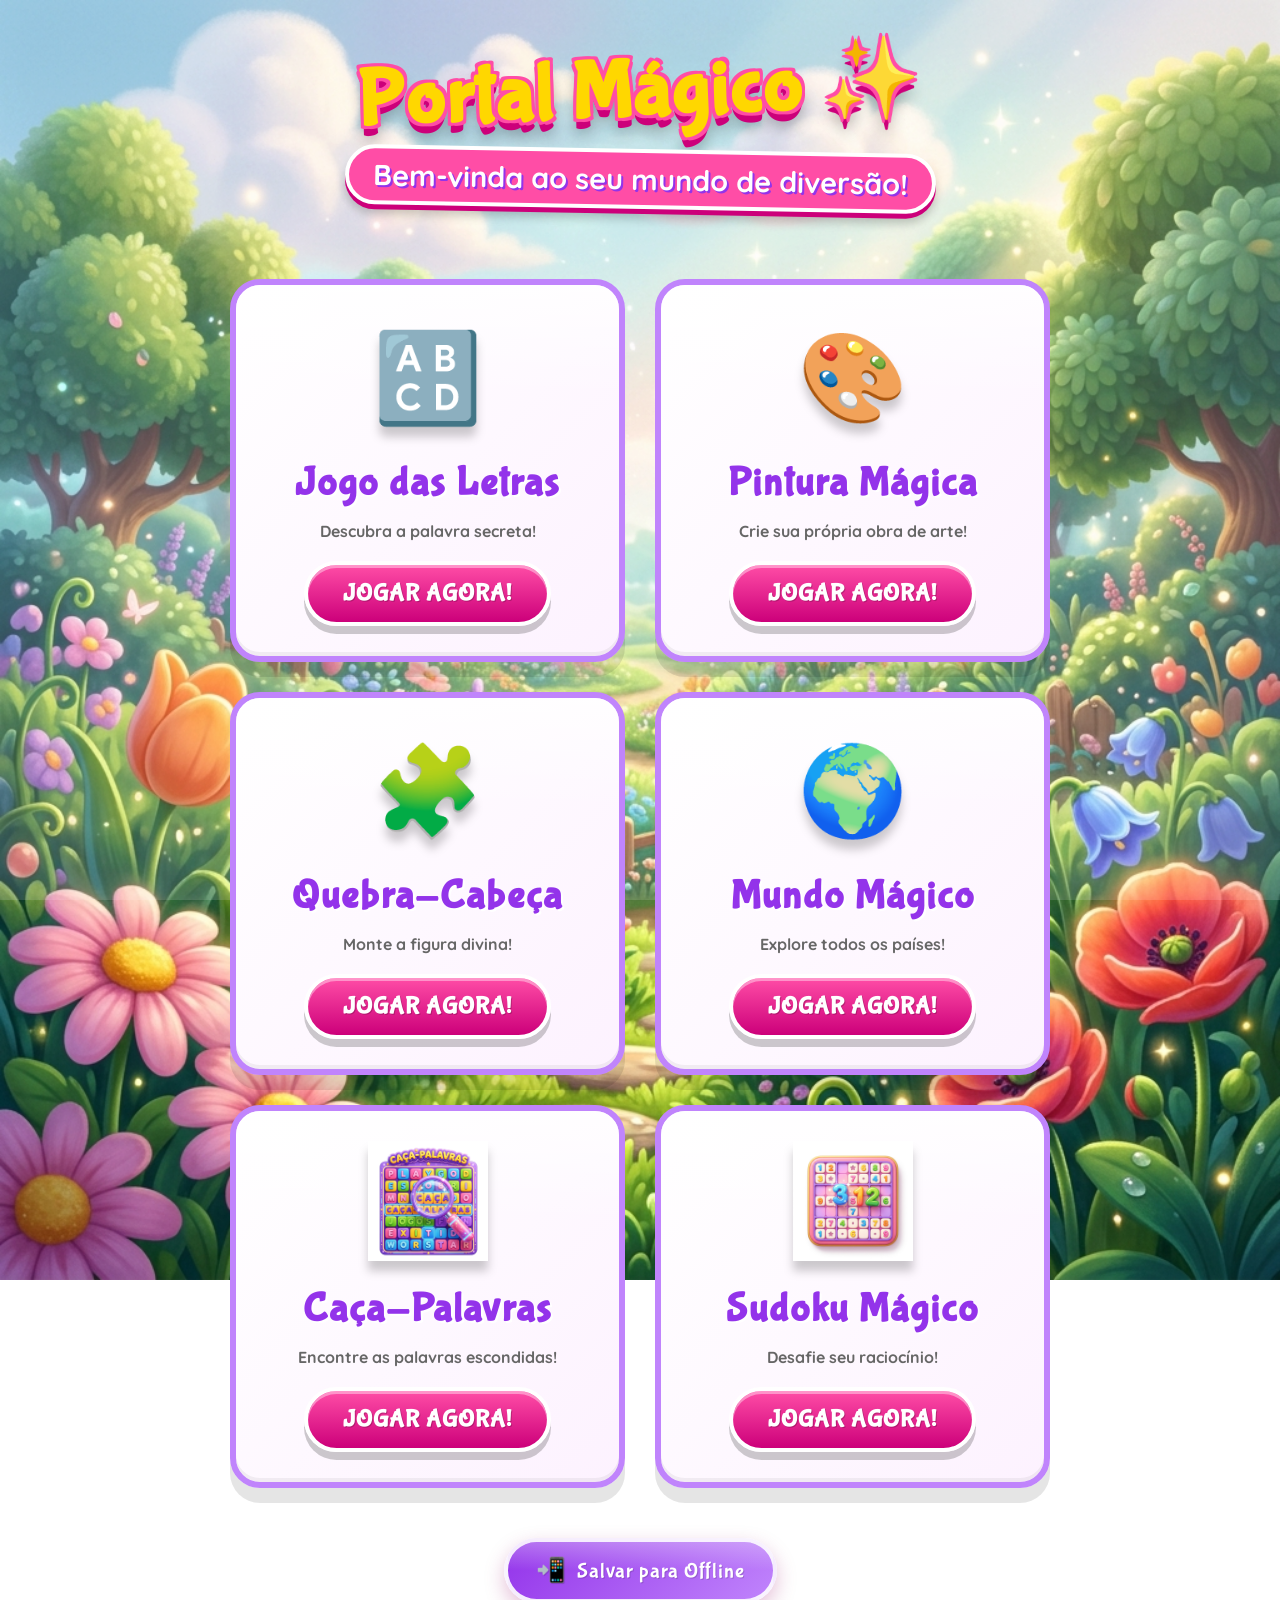
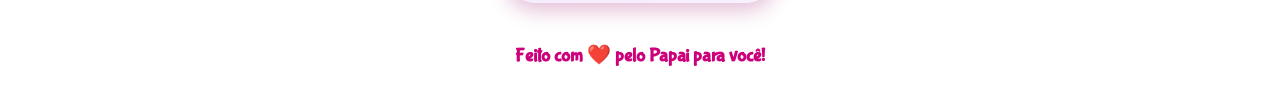
<file: index.html>
<!DOCTYPE html>
<html lang="pt-br">

<head>
    <meta charset="UTF-8">
    <meta name="viewport" content="width=device-width, initial-scale=1.0">
    <title>Portal de Jogos Mágicos 🌈</title>
    <meta name="description" content="Um portal de jogos educativos e divertidos para crianças.">
    <link rel="stylesheet" href="style.css?v=6">
    <link rel="icon"
        href="data:image/svg+xml,<svg xmlns=%22http://www.w3.org/2000/svg%22 viewBox=%220 0 100 100%22><text y=%22.9em%22 font-size=%2290%22>🌈</text></svg>">
    <link rel="manifest" href="manifest.json">
    <meta name="theme-color" content="#ff4d94">
    <style>
        /* ── Offline Button ── */
        .offline-wrapper {
            margin-top: 30px;
            display: flex;
            flex-direction: column;
            align-items: center;
            gap: 10px;
        }

        .offline-btn {
            display: inline-flex;
            align-items: center;
            gap: 10px;
            padding: 14px 28px;
            border-radius: 50px;
            border: 4px solid rgba(255,255,255,0.9);
            font-family: 'Bubblegum Sans', cursive;
            font-size: 1.3rem;
            letter-spacing: 1px;
            cursor: pointer;
            transition: all 0.2s cubic-bezier(0.175, 0.885, 0.32, 1.275);
            box-shadow: 0 8px 20px rgba(150, 0, 100, 0.25);
            text-shadow: 1px 1px 0 rgba(0,0,0,0.15);
            position: relative;
            overflow: hidden;
        }

        .offline-btn::before {
            content: '';
            position: absolute;
            inset: 0;
            background: linear-gradient(to bottom, rgba(255,255,255,0.3) 0%, rgba(255,255,255,0) 50%);
            pointer-events: none;
        }

        /* State: not cached */
        .offline-btn.state-online {
            background: linear-gradient(135deg, #9333EA, #C084FC);
            color: white;
        }

        /* State: downloading */
        .offline-btn.state-downloading {
            background: linear-gradient(135deg, #FFD700, #FFA500);
            color: #7C3AED;
            pointer-events: none;
        }

        /* State: cached / offline ready */
        .offline-btn.state-offline {
            background: linear-gradient(135deg, #22C55E, #86EFAC);
            color: white;
        }

        .offline-btn:hover:not(.state-downloading) {
            transform: translateY(-3px) scale(1.03);
            box-shadow: 0 12px 25px rgba(150, 0, 100, 0.35);
        }

        .offline-btn:active:not(.state-downloading) {
            transform: translateY(2px) scale(0.98);
            box-shadow: 0 4px 10px rgba(150, 0, 100, 0.25);
        }

        .offline-icon {
            font-size: 1.5rem;
            display: inline-block;
        }

        .offline-btn.state-downloading .offline-icon {
            animation: spin 1.5s linear infinite;
        }

        @keyframes spin {
            from { transform: rotate(0deg); }
            to { transform: rotate(360deg); }
        }

        .offline-status {
            font-family: 'Bubblegum Sans', cursive;
            font-size: 1rem;
            color: #9333EA;
            background: rgba(255,255,255,0.7);
            backdrop-filter: blur(5px);
            padding: 6px 18px;
            border-radius: 20px;
            border: 2px solid rgba(255,255,255,0.9);
            display: none;
        }

        .offline-status.visible {
            display: inline-block;
            animation: fadeIn 0.4s ease-out;
        }

        /* Network indicator */
        .network-badge {
            position: fixed;
            top: 18px;
            right: 18px;
            padding: 8px 16px;
            border-radius: 30px;
            font-family: 'Bubblegum Sans', cursive;
            font-size: 0.95rem;
            z-index: 200;
            transition: all 0.3s;
            border: 3px solid rgba(255,255,255,0.8);
            box-shadow: 0 4px 12px rgba(0,0,0,0.1);
            display: none;
        }

        .network-badge.online {
            background: linear-gradient(135deg, #22C55E, #86EFAC);
            color: white;
        }

        .network-badge.offline {
            background: linear-gradient(135deg, #FF4DA6, #CC007A);
            color: white;
            display: inline-flex;
            align-items: center;
            gap: 6px;
            animation: pulse 2s infinite;
        }

        @keyframes pulse {
            0%, 100% { box-shadow: 0 4px 12px rgba(255, 77, 166, 0.3); }
            50% { box-shadow: 0 4px 20px rgba(255, 77, 166, 0.6); }
        }

        @media (max-width: 450px) {
            .offline-btn { font-size: 1rem; padding: 10px 20px; }
            .network-badge { font-size: 0.8rem; padding: 6px 12px; top: 10px; right: 10px; }
        }
    </style>
</head>

<body>
    <!-- Network status badge -->
    <div id="networkBadge" class="network-badge">
        <span>📡</span> <span id="networkText">Online</span>
    </div>

    <div class="portal-container">
        <header>
            <h1 class="logo">Portal Mágico ✨</h1>
            <p class="subtitle">Bem-vinda ao seu mundo de diversão!</p>
        </header>

        <main class="games-grid">
            <!-- Jogo da Forca -->
            <a href="forca.html" class="game-card" id="game-forca">
                <div class="game-icon">🔠</div>
                <h2>Jogo das Letras</h2>
                <p style="margin-bottom: 20px; color: #666;">Descubra a palavra secreta!</p>
                <div class="play-btn">Jogar Agora!</div>
            </a>

            <!-- Pintura Mágica -->
            <a href="pintura.html" class="game-card" id="game-pintura">
                <div class="game-icon">🎨</div>
                <h2>Pintura Mágica</h2>
                <p style="margin-bottom: 20px; color: #666;">Crie sua própria obra de arte!</p>
                <div class="play-btn">Jogar Agora!</div>
            </a>

            <!-- Quebra-Cabeça -->
            <a href="puzzle.html" class="game-card" id="game-puzzle">
                <div class="game-icon">🧩</div>
                <h2>Quebra-Cabeça</h2>
                <p style="margin-bottom: 20px; color: #666;">Monte a figura divina!</p>
                <div class="play-btn">Jogar Agora!</div>
            </a>

            <!-- Exploradora do Mundo -->
            <a href="mundo.html" class="game-card" id="game-mundo">
                <div class="game-icon">🌍</div>
                <h2>Mundo Mágico</h2>
                <p style="margin-bottom: 20px; color: #666;">Explore todos os países!</p>
                <div class="play-btn">Jogar Agora!</div>
            </a>

            <!-- Caça-Palavras -->
            <a href="caca-palavras.html" class="game-card" id="game-caca">
                <div class="game-icon"><img src="caca_icon.png" alt="Caça-Palavras"></div>
                <h2>Caça-Palavras</h2>
                <p style="margin-bottom: 20px; color: #666;">Encontre as palavras escondidas!</p>
                <div class="play-btn">Jogar Agora!</div>
            </a>

            <!-- Sudoku -->
            <a href="sudoku.html" class="game-card" id="game-sudoku">
                <div class="game-icon"><img src="sudoku_icon.png" alt="Sudoku Mágico"></div>
                <h2>Sudoku Mágico</h2>
                <p style="margin-bottom: 20px; color: #666;">Desafie seu raciocínio!</p>
                <div class="play-btn">Jogar Agora!</div>
            </a>
        </main>

        <!-- Offline Mode Section -->
        <div class="offline-wrapper" id="offlineWrapper">
            <button class="offline-btn state-online" id="offlineBtn">
                <span class="offline-icon">📲</span>
                <span id="offlineBtnText">Salvar para Offline</span>
            </button>
            <div class="offline-status" id="offlineStatus"></div>
        </div>

        <footer style="margin-top: 40px; color: #CC007A; font-family: 'Bubblegum Sans', cursive; font-size: 1.2rem;">
            Feito com ❤️ pelo Papai para você!
        </footer>
    </div>

    <script>
        // ── Service Worker Registration ──
        let swRegistration = null;

        if ('serviceWorker' in navigator) {
            window.addEventListener('load', async () => {
                try {
                    swRegistration = await navigator.serviceWorker.register('./sw.js?v=6');
                    console.log('SW registered!', swRegistration);

                    swRegistration.onupdatefound = () => {
                        const installingWorker = swRegistration.installing;
                        installingWorker.onstatechange = () => {
                            if (installingWorker.state === 'installed' && navigator.serviceWorker.controller) {
                                console.log('Novo conteúdo disponível; recarregue a página.');
                            }
                        };
                    };

                    // Wait for SW to be ready, then check cache status
                    await navigator.serviceWorker.ready;
                    setTimeout(checkCacheStatus, 500);
                } catch (err) {
                    console.log('SW registration failed: ', err);
                }
            });
        }

        // ── Offline Button Logic ──
        const offlineBtn = document.getElementById('offlineBtn');
        const offlineBtnText = document.getElementById('offlineBtnText');
        const offlineStatus = document.getElementById('offlineStatus');
        const networkBadge = document.getElementById('networkBadge');
        const networkText = document.getElementById('networkText');

        function checkCacheStatus() {
            if (navigator.serviceWorker.controller) {
                navigator.serviceWorker.controller.postMessage({ type: 'GET_CACHE_STATUS' });
            }
        }

        // Listen for messages from SW
        navigator.serviceWorker.addEventListener('message', event => {
            if (event.data.type === 'CACHE_STATUS') {
                const { cachedCount, totalNeeded } = event.data;
                // Consider "offline ready" if we cached most local + CDN resources
                if (cachedCount >= totalNeeded - 2) {
                    setOfflineReady();
                } else {
                    setNeedsDownload(cachedCount, totalNeeded);
                }
            }

            if (event.data.type === 'CACHE_COMPLETE') {
                const { succeeded, failed, total } = event.data;
                if (failed <= 2) {
                    setOfflineReady();
                    offlineStatus.textContent = '✅ Tudo salvo! Agora funciona sem internet!';
                } else {
                    offlineBtn.className = 'offline-btn state-online';
                    offlineBtnText.textContent = 'Tentar novamente';
                    offlineStatus.textContent = `⚠️ ${failed} arquivos falharam. Tente com internet estável.`;
                }
                offlineStatus.className = 'offline-status visible';
            }
        });

        function setOfflineReady() {
            offlineBtn.className = 'offline-btn state-offline';
            offlineBtnText.textContent = 'Pronto para Offline! ✨';
            offlineBtn.querySelector('.offline-icon').textContent = '✅';
        }

        function setNeedsDownload(cached, total) {
            offlineBtn.className = 'offline-btn state-online';
            offlineBtnText.textContent = 'Salvar para Offline';
            offlineBtn.querySelector('.offline-icon').textContent = '📲';
        }

        offlineBtn.addEventListener('click', () => {
            if (offlineBtn.classList.contains('state-downloading')) return;
            
            if (offlineBtn.classList.contains('state-offline')) {
                // Already cached — offer to re-download
                offlineBtn.className = 'offline-btn state-downloading';
                offlineBtnText.textContent = 'Atualizando...';
                offlineBtn.querySelector('.offline-icon').textContent = '⏳';
                offlineStatus.textContent = '🔄 Atualizando os jogos...';
                offlineStatus.className = 'offline-status visible';
            } else {
                offlineBtn.className = 'offline-btn state-downloading';
                offlineBtnText.textContent = 'Baixando tudo...';
                offlineBtn.querySelector('.offline-icon').textContent = '⏳';
                offlineStatus.textContent = '📦 Salvando jogos no seu dispositivo...';
                offlineStatus.className = 'offline-status visible';
            }

            if (navigator.serviceWorker.controller) {
                navigator.serviceWorker.controller.postMessage({ type: 'CACHE_ALL' });
            }
        });

        // ── Network Status Detection ──
        function updateNetworkStatus() {
            if (navigator.onLine) {
                networkBadge.className = 'network-badge online';
                networkBadge.style.display = 'none';
            } else {
                networkBadge.className = 'network-badge offline';
                networkBadge.style.display = 'inline-flex';
                networkText.textContent = 'Modo Offline';
            }
        }

        window.addEventListener('online', updateNetworkStatus);
        window.addEventListener('offline', updateNetworkStatus);
        updateNetworkStatus();
    </script>
</body>

</html>
</file>
<file: style.css>
@import url('https://fonts.googleapis.com/css2?family=Bubblegum+Sans&family=Quicksand:wght@700;900&display=swap');

:root {
  /* Paleta Girl Power */
  --pink-hot: #FF4DA6;
  --pink-dark: #CC007A;
  --pink-light: #FFB3DA;
  --lavender: #C084FC;
  --lavender-dark: #9333EA;
  --lavender-light: #E9D5FF;
  --magenta: #E040FB;
  --gold: #FFD700;
  --gold-dark: #D4A500;
  --mint: #86EFAC;
  --mint-dark: #22C55E;
  --bg-sky: #FAD7F7;
  --bg-sky2: #F0ABFC;
  --white: #FFFFFF;
  
  --text-color: #3d1a56;
  --btn-shadow: 0 8px 0 rgba(0,0,0,0.2), inset 0 3px 0 rgba(255,255,255,0.4);
  --btn-active-shadow: 0 2px 0 rgba(0,0,0,0.2), inset 0 2px 0 rgba(255,255,255,0.4);
}

* {
  margin: 0;
  padding: 0;
  box-sizing: border-box;
}

body {
  font-family: 'Quicksand', sans-serif;
  background-image: url('bg_garden.png');
  background-size: cover;
  background-position: center top;
  background-attachment: fixed;
  background-repeat: no-repeat;
  color: var(--text-color);
  min-height: 100vh;
  display: flex;
  flex-direction: column;
  overflow-x: hidden;
  font-weight: 700;
}

body::before {
  content: '';
  position: fixed;
  inset: 0;
  background: rgba(255, 240, 255, 0.15);
  pointer-events: none;
  z-index: 0;
}

.portal-container {
  position: relative;
  z-index: 1;
}


h1, h2, h3, .logo {
  font-family: 'Bubblegum Sans', cursive;
  letter-spacing: 2px;
}

.portal-container {
  max-width: 900px;
  margin: 0 auto;
  padding: 40px 20px;
  text-align: center;
}

header {
  margin-bottom: 50px;
  animation: bounceIn 1s cubic-bezier(0.175, 0.885, 0.32, 1.275);
}

.logo {
  font-size: 5rem;
  color: var(--gold);
  text-shadow: 
    -3px -3px 0 var(--pink-hot),  
    3px -3px 0 var(--pink-hot),
    -3px 3px 0 var(--pink-hot),
    3px 3px 0 var(--pink-hot),
    0 10px 0 var(--pink-dark),
    0 15px 15px rgba(0,0,0,0.3);
  margin-bottom: 10px;
  transform: rotate(-2deg);
  display: inline-block;
}

.subtitle {
  font-size: 1.8rem;
  color: white;
  text-shadow: 2px 2px 0 var(--lavender-dark);
  background: var(--pink-hot);
  display: inline-block;
  padding: 8px 24px;
  border-radius: 30px;
  border: 4px solid white;
  box-shadow: 0 5px 0 var(--pink-dark), 0 10px 10px rgba(0,0,0,0.2);
  transform: rotate(1deg);
}

.games-grid {
  display: grid;
  grid-template-columns: repeat(auto-fit, minmax(280px, 1fr));
  gap: 30px;
  padding: 20px;
}

.game-card {
  background: linear-gradient(135deg, #ffffff 0%, #fdf2ff 100%);
  border-radius: 30px;
  padding: 30px 20px;
  box-shadow: 0 15px 0 rgba(0,0,0,0.1), inset 0 -4px 0 rgba(0,0,0,0.05);
  border: 6px solid var(--lavender);
  transition: transform 0.2s cubic-bezier(0.175, 0.885, 0.32, 1.275), margin-top 0.2s;
  cursor: pointer;
  text-decoration: none;
  display: flex;
  flex-direction: column;
  align-items: center;
  position: relative;
  overflow: hidden;
  transform-origin: bottom;
}

.game-card::before {
  content: '';
  position: absolute;
  top: 0; left: 0; right: 0; height: 100%;
  background: linear-gradient(to bottom, rgba(255,255,255,0.8) 0%, rgba(255,255,255,0) 30%);
  pointer-events: none;
}

.game-card:hover {
  transform: translateY(-8px) scale(1.02);
  border-color: var(--pink-hot);
}

.game-card:active {
  transform: translateY(10px) scale(0.98);
  box-shadow: 0 5px 0 rgba(0,0,0,0.1), inset 0 -4px 0 rgba(0,0,0,0.05);
}

.game-icon {
  width: 120px;
  height: 120px;
  margin-bottom: 25px;
  filter: drop-shadow(0 10px 5px rgba(0,0,0,0.2));
  transform: scale(1);
  transition: transform 0.3s;
  display: flex;
  align-items: center;
  justify-content: center;
  font-size: 5.5rem; /* For emoji fallback */
}

.game-icon img {
  width: 100%;
  height: 100%;
  object-fit: contain;
}

.game-card:hover .game-icon {
  transform: scale(1.1) rotate(5deg);
}

.game-card h2 {
  font-size: 2.5rem;
  color: var(--lavender-dark);
  text-shadow: 2px 2px 0px white;
  margin-bottom: 15px;
}

.play-btn {
  background: linear-gradient(to bottom, var(--pink-hot), var(--pink-dark));
  color: white;
  border: 4px solid white;
  padding: 15px 35px;
  border-radius: 50px;
  font-size: 1.5rem;
  font-family: 'Bubblegum Sans', cursive;
  letter-spacing: 1px;
  text-transform: uppercase;
  text-shadow: 1px 1px 0px rgba(0,0,0,0.2);
  box-shadow: var(--btn-shadow);
  transition: all 0.1s;
  margin-top: auto;
  position: relative;
}

.game-card:hover .play-btn {
  background: linear-gradient(to bottom, #FF70BF, var(--pink-hot));
}

.game-card:active .play-btn {
  box-shadow: var(--btn-active-shadow);
  transform: translateY(6px);
}

/* Animations */
@keyframes bounceIn {
  0% { transform: scale(0.3); opacity: 0; }
  50% { transform: scale(1.1); opacity: 1; }
  70% { transform: scale(0.9); }
  100% { transform: scale(1); }
}

@keyframes fadeIn {
  from { opacity: 0; transform: translateY(20px); }
  to { opacity: 1; transform: translateY(0); }
}

/* Mobile responsive */
@media (max-width: 600px) {
  .logo { font-size: 3.5rem; }
  .games-grid { grid-template-columns: 1fr; }
  .subtitle { font-size: 1.2rem; }
}

@media (max-width: 400px) {
  .logo { font-size: 2.8rem; }
  .subtitle { font-size: 1rem; padding: 6px 16px; }
  .portal-container { padding: 20px 10px; }
  .game-icon { font-size: 4rem; margin-bottom: 15px; }
  .game-card h2 { font-size: 2rem; }
  .play-btn { font-size: 1.2rem; padding: 12px 24px; }
}

/* ── BOTÃO VOLTAR (PADRONIZADO) ── */
.back-link {
  position: fixed;
  top: 18px;
  left: 18px;
  text-decoration: none;
  color: white;
  font-weight: bold;
  font-size: 1.1rem;
  background: linear-gradient(135deg, var(--pink-hot), var(--lavender-dark));
  border: 3px solid rgba(255, 255, 255, 0.8);
  padding: 8px 20px;
  border-radius: 30px;
  box-shadow: 0 5px 15px rgba(150, 0, 100, 0.3);
  font-family: 'Bubblegum Sans', cursive;
  transition: all 0.15s;
  z-index: 100;
}

.back-link:hover {
  transform: translateY(-2px);
  filter: brightness(1.1);
}

.back-link:active {
  transform: translateY(2px);
}
</file>
